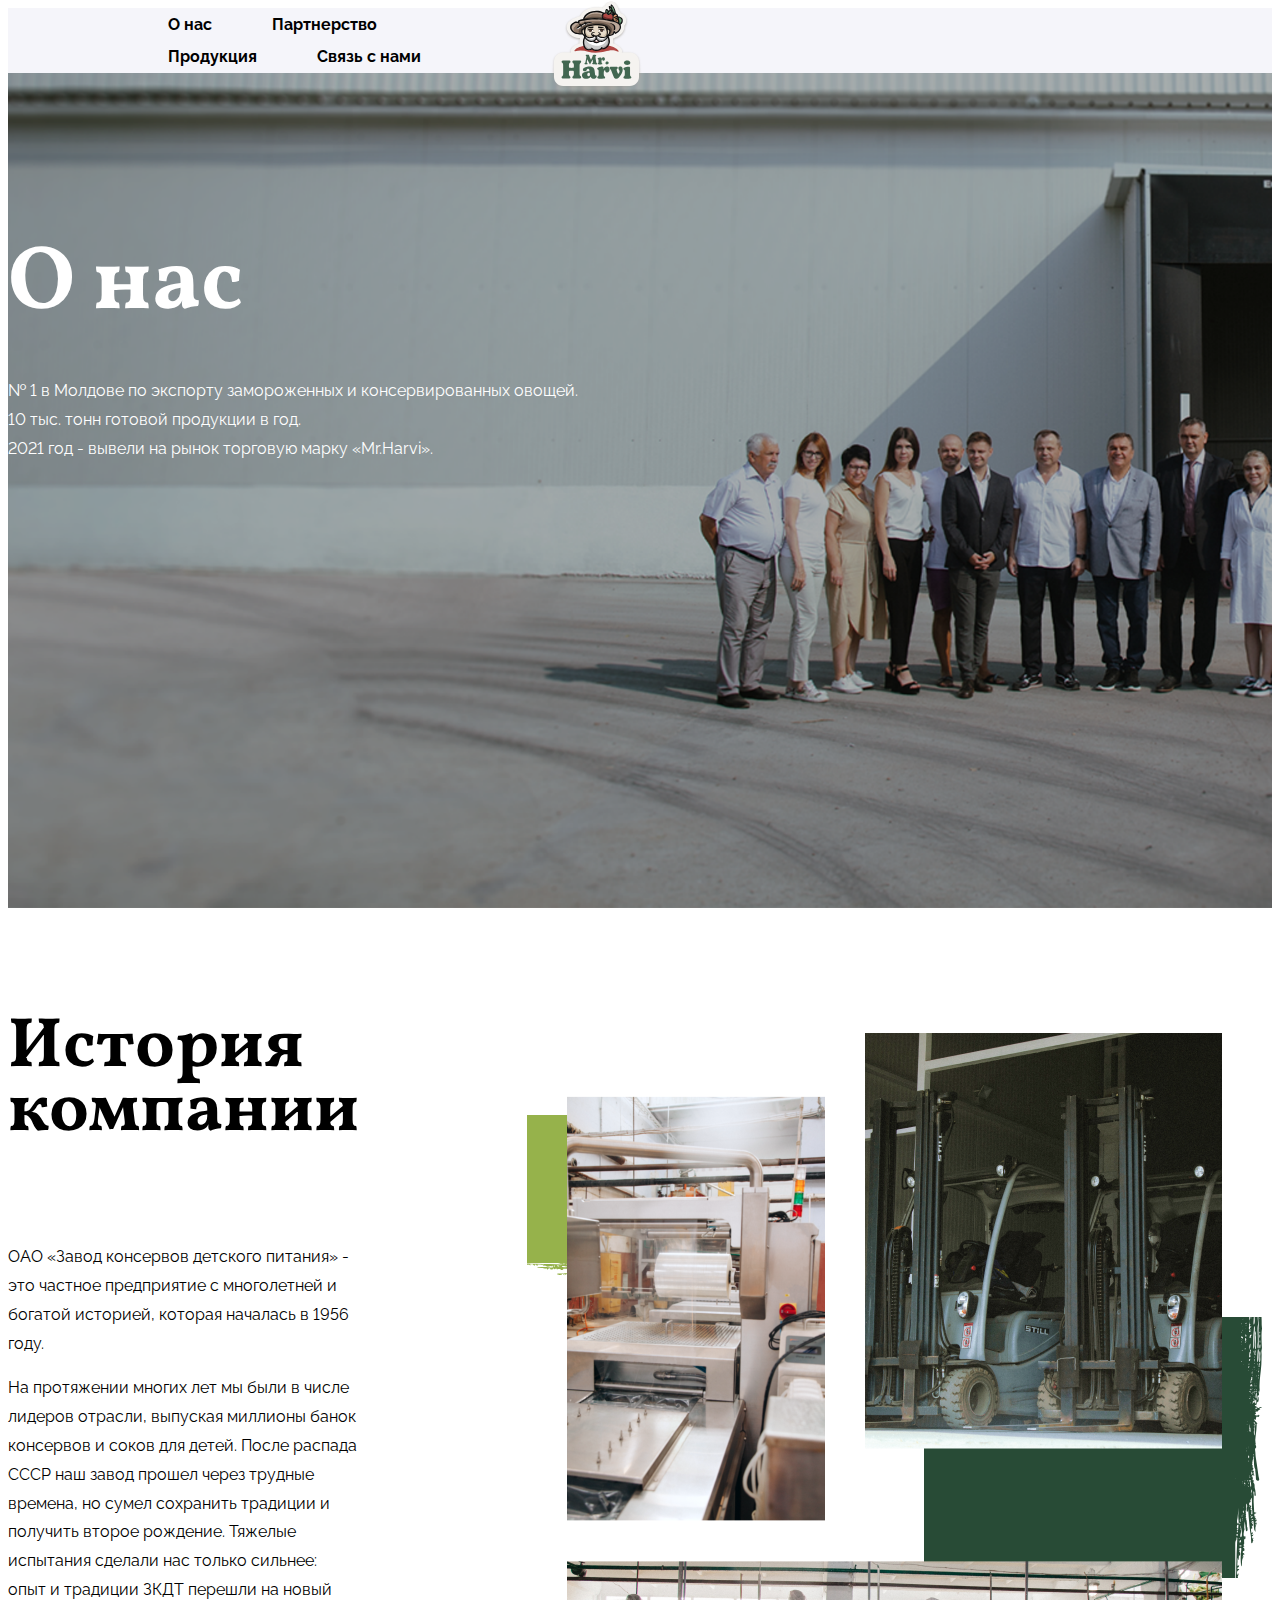
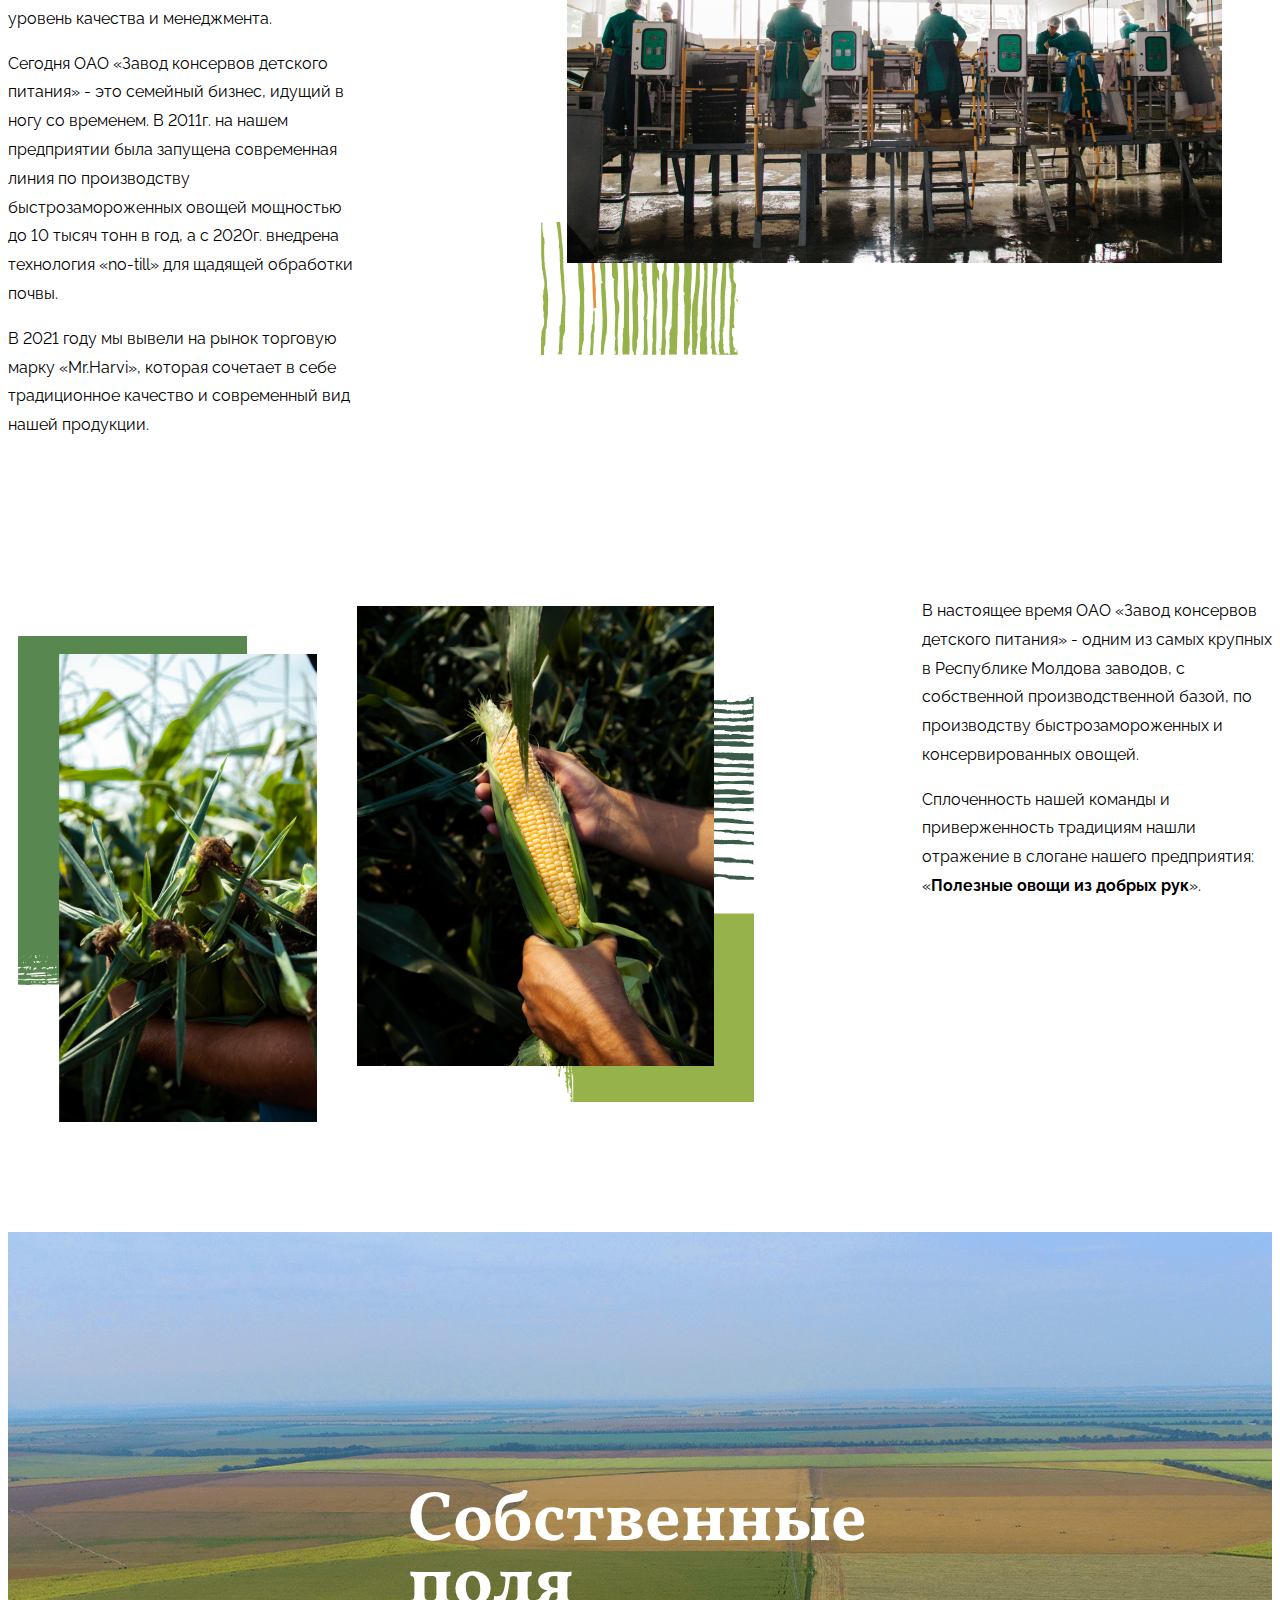
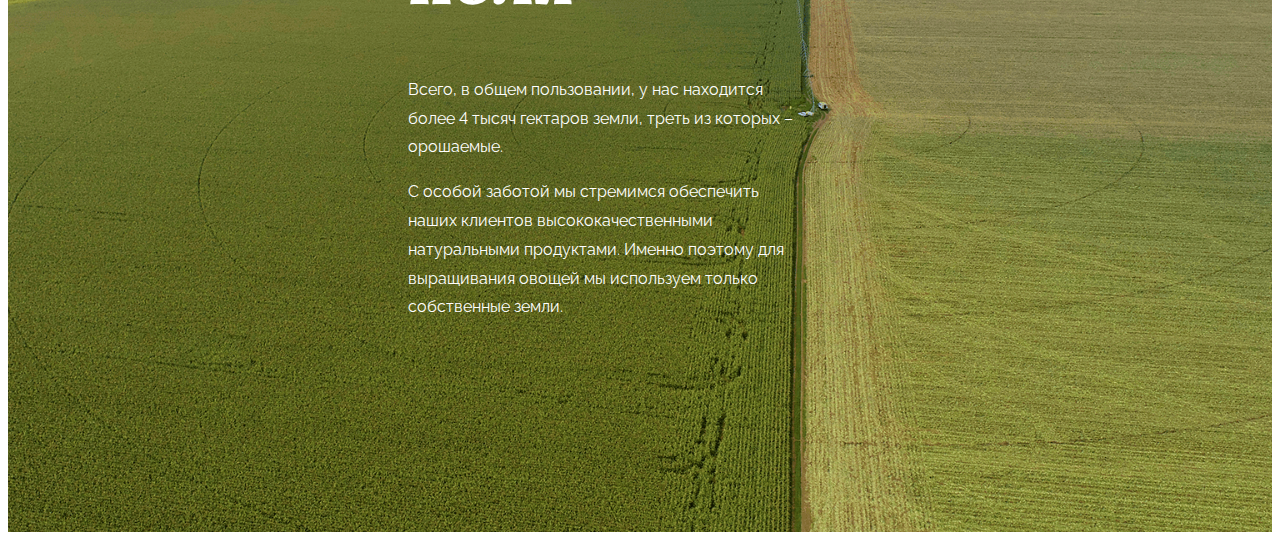
<file: index.html>
<!DOCTYPE html>
<html lang="en">

<head>
    <meta charset="UTF-8">
    <meta http-equiv="X-UA-Compatible" content="IE=edge">
    <meta name="viewport" content="width=device-width, initial-scale=1.0">
    <title>Mr.Harvi</title>
    <link rel="icon" href="img/colorful-logo.svg">
    <link href="https://cdn.jsdelivr.net/npm/bootstrap@5.2.0-beta1/dist/css/bootstrap.min.css" rel="stylesheet"
        integrity="sha384-0evHe/X+R7YkIZDRvuzKMRqM+OrBnVFBL6DOitfPri4tjfHxaWutUpFmBp4vmVor" crossorigin="anonymous">
    <link rel="stylesheet" href="css/style.min.css">
    <link rel="preconnect" href="https://fonts.googleapis.com">
    <link rel="preconnect" href="https://fonts.gstatic.com" crossorigin>
    <link href="https://fonts.googleapis.com/css2?family=Raleway:wght@400;700&display=swap" rel="stylesheet">
    <link href="https://fonts.googleapis.com/css2?family=Vollkorn:wght@400;700&display=swap" rel="stylesheet">

</head>

<body>
    <section class="home-info">
        <header class="navbar">
            <ul class="navbar navbar-collapse">
                <div class="header-part">
                    <li class="link"><a href="index.html" class="link-item">О нас</a></li>
                    <li class="link"><a href="partnership.html" class="link-item">Партнерство</a></li>
                </div>
                <a href="index.html" class="logo-link"><img src="img/colorful-logo.svg" alt="logo" class="logo"></a>
                <div class="header-part">
                    <li class="link"><a href="product.html" class="link-item">Продукция</a></li>
                    <li class="link"><a href="" class="link-item">Связь с нами</a></li>
                </div>
            </ul>
        </header>
        <section class="about-sect">
            <div class="about-container container">
                <h1 class="about-title">
                    О нас
                </h1>
                <p class="about-text">
                    № 1 в Молдове по экспорту замороженных и консервированных овощей.<br> 10 тыс. тонн готовой продукции
                    в
                    год.<br> 2021 год - вывели на рынок торговую марку «Mr.Harvi».
                </p>
            </div>
        </section>
    </section>


    <section class="main-sect">
        <div class="main-container container">
            <div class="main-info">
                <h2 class="main-title">
                    История компании
                </h2>
                <div class="main-info-text">
                    <p>ОАО «Завод консервов детского питания» - это частное предприятие с многолетней и богатой
                        историей,
                        которая началась в 1956 году.</p>
                    <p>На протяжении многих лет мы были в числе лидеров отрасли, выпуская миллионы банок консервов и
                        соков
                        для детей. После распада СССР наш завод прошел через трудные времена, но сумел сохранить
                        традиции и
                        получить второе рождение. Тяжелые испытания сделали нас только сильнее: опыт и традиции ЗКДТ
                        перешли
                        на новый уровень качества и менеджмента.</p>
                    <p>Сегодня ОАО «Завод консервов детского питания» - это семейный бизнес, идущий в ногу со временем.
                        В
                        2011г. на нашем предприятии была запущена современная линия по производству быстрозамороженных
                        овощей мощностью до 10 тысяч тонн в год, а с 2020г. внедрена технология «no-till» для щадящей
                        обработки почвы.</p>
                    <p>В 2021 году мы вывели на рынок торговую марку «Mr.Harvi», которая сочетает в себе традиционное
                        качество и современный вид нашей продукции.</p>
                </div>
            </div>
            <div class="main-info-photo">
                <img src="img/main4.png" alt="" class="main-photo">
            </div>
        </div>
    </section>
    <div class="space"></div>
    <section class="main-sect">
        <div class="main-container container">
            <div class="main-info-photo2">
                <img src="img/main5.png" alt="" class="main-photo2">
            </div>
            <div class="main-info info2">
                <div class="main-info-text">
                    <p>В настоящее время ОАО «Завод консервов детского питания» - одним из самых крупных в Республике
                        Молдова заводов, с собственной производственной базой, по производству быстрозамороженных и
                        консервированных овощей.</p>
                    <p>Cплоченность нашей команды и приверженность традициям нашли отражение в слогане нашего
                        предприятия:
                        «<strong>Полезные овощи из добрых рук</strong>».</p>
                    <p>&nbsp;</p>
                </div>
            </div>
        </div>
    </section>
    <div class="space"></div>
    <section class="field-sect">
        <div class="field-content">
            <h2 class="field-title">Собственные поля</h2>
            <p>Всего, в общем пользовании, у нас находится более 4 тысяч гектаров земли, треть из которых – орошаемые.
            </p>
            <p>С особой заботой мы стремимся обеспечить наших клиентов высококачественными натуральными продуктами.
                Именно поэтому для выращивания овощей мы используем только собственные земли.</p>
        </div>
    </section>




    <script src="https://cdn.jsdelivr.net/npm/bootstrap@5.2.0-beta1/dist/js/bootstrap.bundle.min.js"
        integrity="sha384-pprn3073KE6tl6bjs2QrFaJGz5/SUsLqktiwsUTF55Jfv3qYSDhgCecCxMW52nD2"
        crossorigin="anonymous"></script>
</body>

</html>
</file>
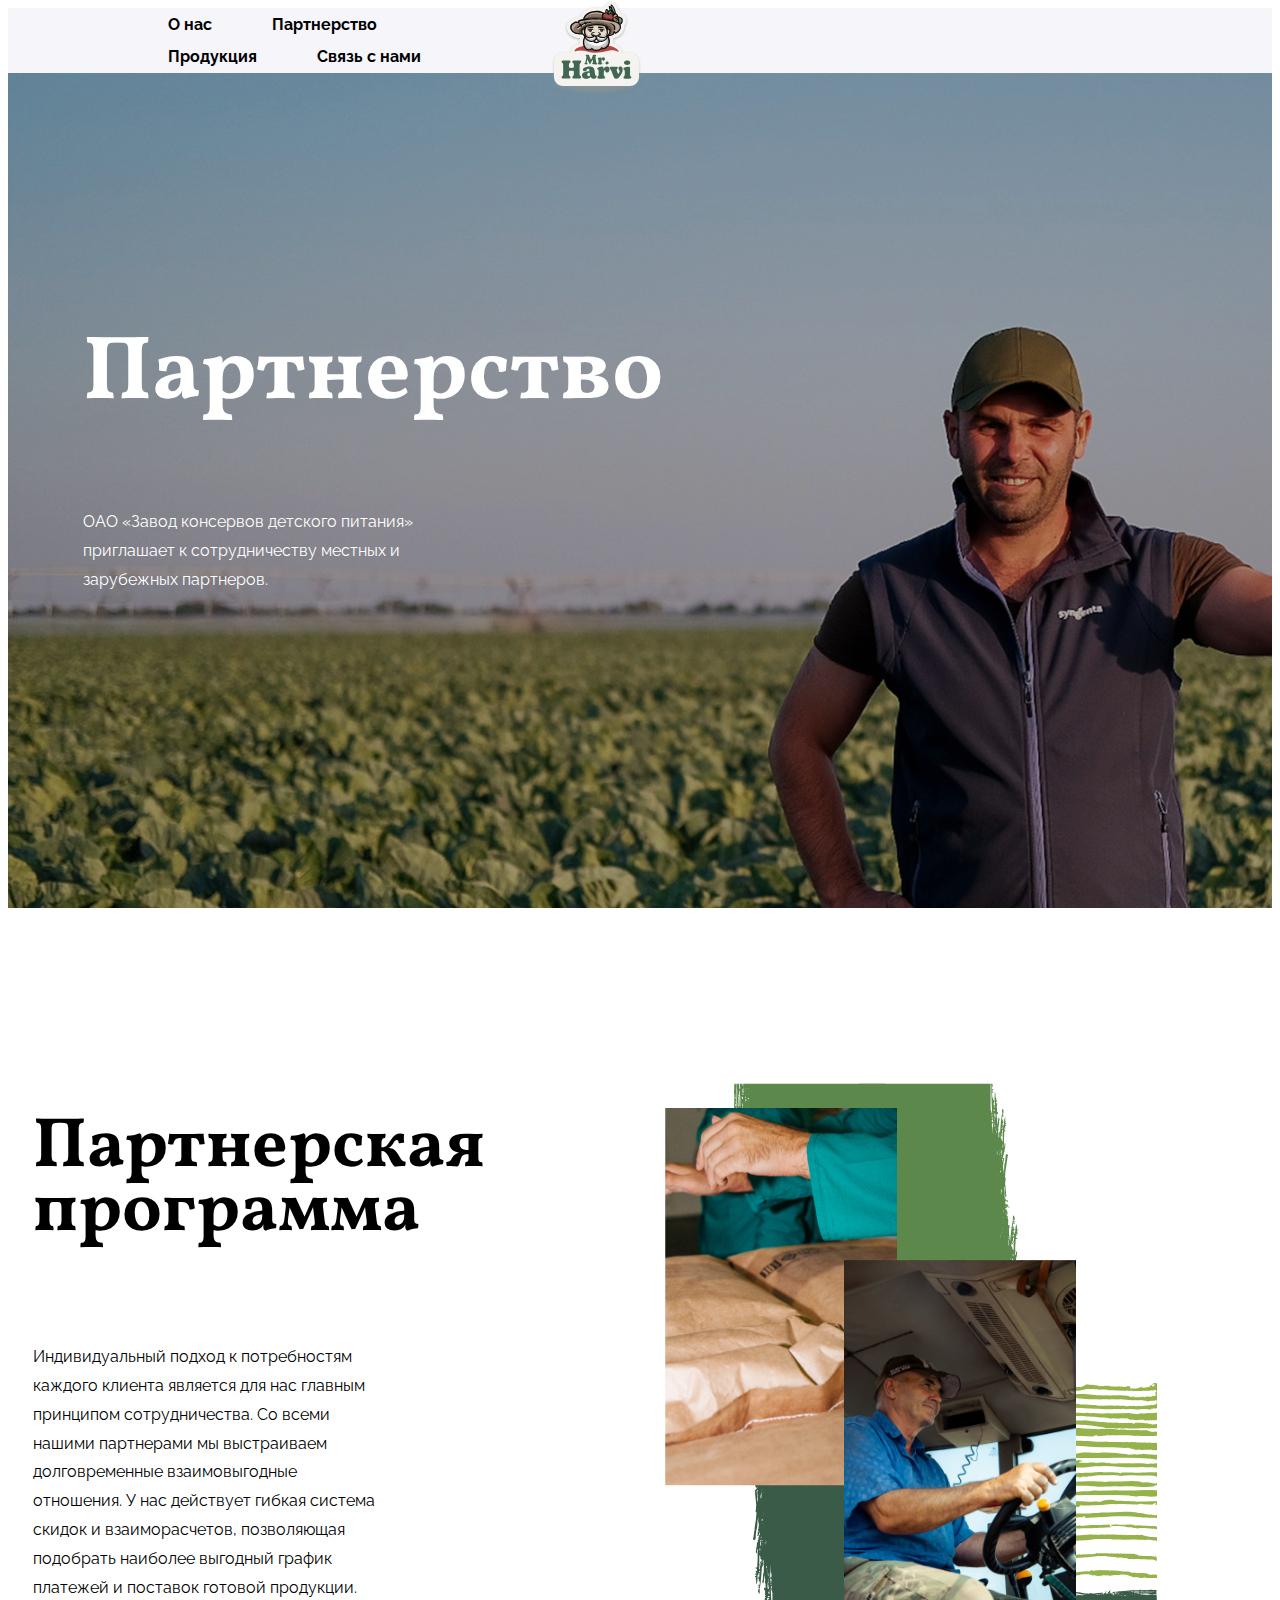
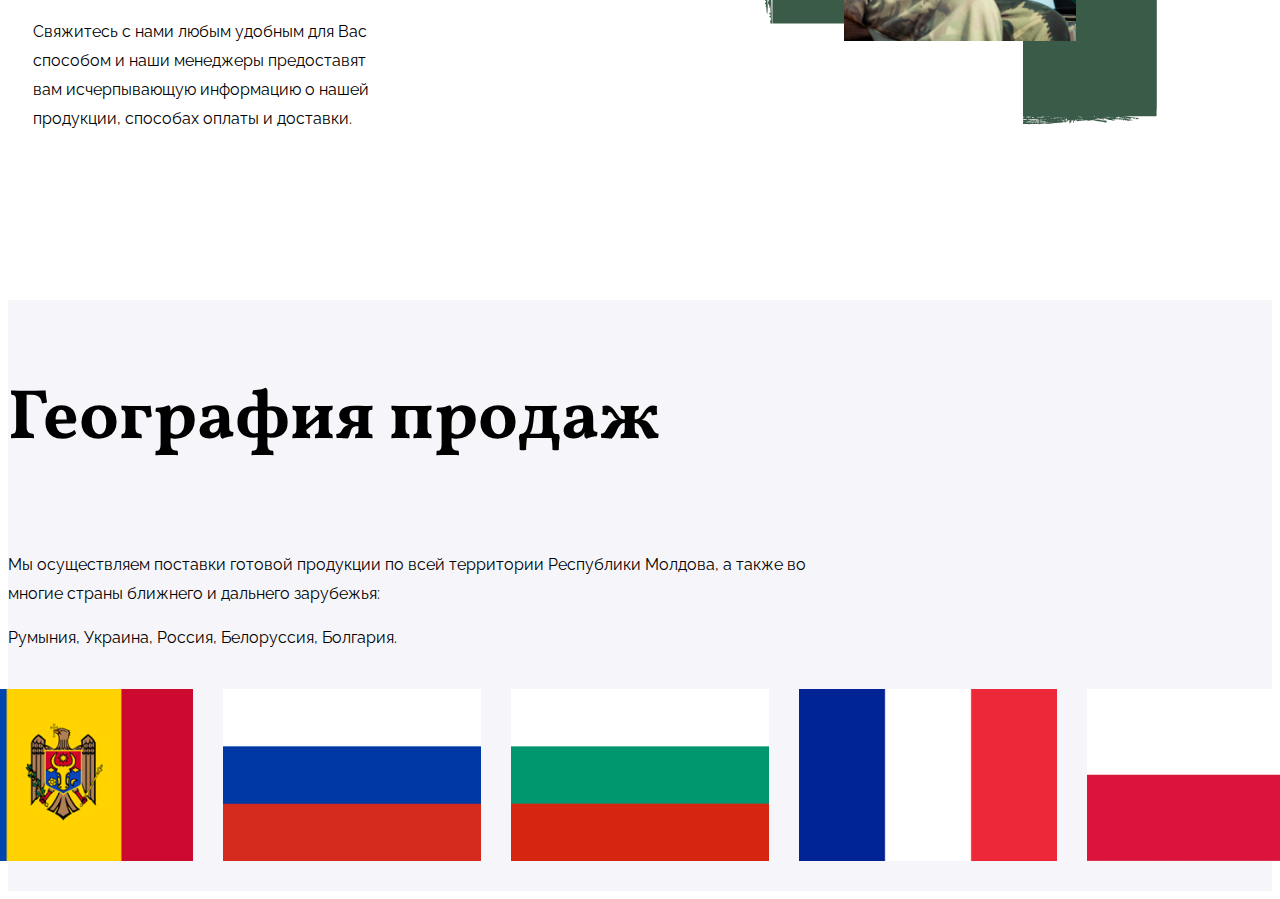
<file: partnership.html>
<!DOCTYPE html>
<html lang="en">

<head>
    <meta charset="UTF-8">
    <meta http-equiv="X-UA-Compatible" content="IE=edge">
    <meta name="viewport" content="width=device-width, initial-scale=1.0">
    <title>Mr.Harvi</title>
    <link rel="icon" href="img/colorful-logo.svg">
    <link href="https://cdn.jsdelivr.net/npm/bootstrap@5.2.0-beta1/dist/css/bootstrap.min.css" rel="stylesheet"
        integrity="sha384-0evHe/X+R7YkIZDRvuzKMRqM+OrBnVFBL6DOitfPri4tjfHxaWutUpFmBp4vmVor" crossorigin="anonymous">
    <link rel="stylesheet" href="css/style.min.css">
    <link rel="preconnect" href="https://fonts.googleapis.com">
    <link rel="preconnect" href="https://fonts.gstatic.com" crossorigin>
    <link href="https://fonts.googleapis.com/css2?family=Raleway:wght@400;700&display=swap" rel="stylesheet">
    <link href="https://fonts.googleapis.com/css2?family=Vollkorn:wght@400;700&display=swap" rel="stylesheet">

</head>

<body>
    <section class="partner-info">
        <header class="navbar">
            <ul class="navbar navbar-collapse">
                <div class="header-part">
                    <li class="link"><a href="index.html" class="link-item">О нас</a></li>
                    <li class="link"><a href="partnership.html" class="link-item">Партнерство</a></li>
                </div>
                <a href="index.html" class="logo-link"><img src="img/colorful-logo.svg" alt="logo" class="logo"></a>
                <div class="header-part">
                    <li class="link"><a href="product.html" class="link-item">Продукция</a></li>
                    <li class="link"><a href="" class="link-item">Связь с нами</a></li>
                </div>
            </ul>
        </header>
        <section class="partner-sect">
            <div class="partner-container container">
                <h1 class="partner-title">
                    Партнерство
                </h1>
                <div class="partner-text">
                    <p>
                        ОАО «Завод консервов детского питания» приглашает к сотрудничеству местных и зарубежных
                        партнеров.
                    </p>
                </div>
            </div>
        </section>
    </section>
    <div class="space"></div>
    <seciton class="main-sect">
        <div class="main-container container partner-program">
            <div class="main-info">
                <h2 class="main-title">Партнерская программа</h2>
                <div class="main-info-text">
                    <p>Индивидуальный подход к потребностям каждого клиента является для нас главным принципом
                        сотрудничества. Со всеми нашими партнерами мы выстраиваем долговременные взаимовыгодные
                        отношения. У нас действует гибкая система скидок и взаиморасчетов, позволяющая подобрать
                        наиболее выгодный график платежей и поставок готовой продукции.</p>
                    <p>Свяжитесь с нами любым удобным для Вас способом и наши менеджеры предоставят вам исчерпывающую
                        информацию о нашей продукции, способах оплаты и доставки.</p>
                    <p></p>
                </div>
            </div>
            <div class="main-info-photo3">
                <img src="img/main7.png" alt="" class="main-photo3">
            </div>
        </div>
    </seciton>
    <div class="space"></div>
    <section class="geo-sale">
        <div class="geo-container container">
            <h2 class="main-title">География продаж</h2>
            <div class="main-text geo-text">
                <p>
                </p>
                <p>Мы осуществляем поставки готовой продукции по всей территории Республики Молдова, а также во многие
                    страны ближнего и дальнего зарубежья:</p>
                <p>Румыния, Украина, Россия, Белоруссия, Болгария.</p>
                <p></p>
            </div>
        </div>
        <div class="flags-container">
            <img src="img/rm.png" alt="Румыния" class="flags">
            <img src="img/russia.png" alt="Россия" class="flags">
            <img src="img/bulgaria.png" alt="Болгария" class="flags">
            <img src="img/franta.png" alt="Франция" class="flags">
            <img src="img/poland.png" alt="Польша" class="flags">
        </div>
    </section>
    


    <script src="https://cdn.jsdelivr.net/npm/bootstrap@5.2.0-beta1/dist/js/bootstrap.bundle.min.js"
        integrity="sha384-pprn3073KE6tl6bjs2QrFaJGz5/SUsLqktiwsUTF55Jfv3qYSDhgCecCxMW52nD2"
        crossorigin="anonymous"></script>
</body>

</html>
</file>
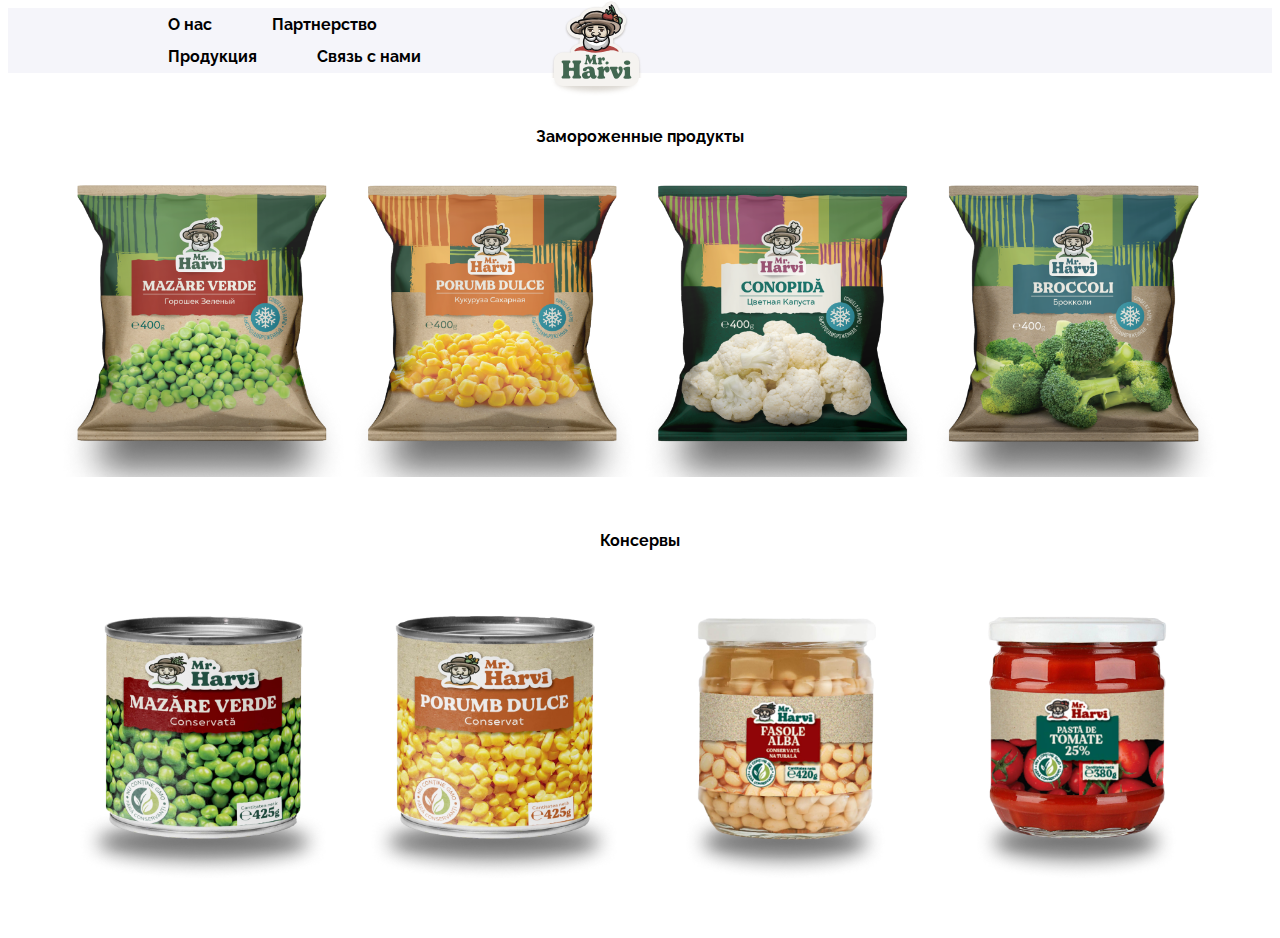
<file: product.html>
<!DOCTYPE html>
<html lang="en">

<head>
    <meta charset="UTF-8">
    <meta http-equiv="X-UA-Compatible" content="IE=edge">
    <meta name="viewport" content="width=device-width, initial-scale=1.0">
    <title>Mr.Harvi</title>
    <link rel="icon" href="img/colorful-logo.svg">
    <link href="https://cdn.jsdelivr.net/npm/bootstrap@5.2.0-beta1/dist/css/bootstrap.min.css" rel="stylesheet"
        integrity="sha384-0evHe/X+R7YkIZDRvuzKMRqM+OrBnVFBL6DOitfPri4tjfHxaWutUpFmBp4vmVor" crossorigin="anonymous">
    <link rel="stylesheet" href="css/style.min.css">
    <link rel="preconnect" href="https://fonts.googleapis.com">
    <link rel="preconnect" href="https://fonts.gstatic.com" crossorigin>
    <link href="https://fonts.googleapis.com/css2?family=Raleway:wght@400;700&display=swap" rel="stylesheet">
    <link href="https://fonts.googleapis.com/css2?family=Vollkorn:wght@400;700&display=swap" rel="stylesheet">

</head>

<body>
    <header class="navbar">
        <ul class="navbar navbar-collapse">
            <div class="header-part">
                <li class="link"><a href="index.html" class="link-item">О нас</a></li>
                <li class="link"><a href="partnership.html" class="link-item">Партнерство</a></li>
            </div>
            <a href="index.html" class="logo-link"><img src="img/colorful-logo.svg" alt="logo" class="logo"></a>
            <div class="header-part">
                <li class="link"><a href="product.html" class="link-item">Продукция</a></li>
                <li class="link"><a href="" class="link-item">Связь с нами</a></li>
            </div>
        </ul>
    </header>
    <section class="product-sect">
        <h2 class="product-chapter">Замороженные продукты</h2>
        <div class="product-container">
            <div class="product-card card-1">
                <p class="product-title">Горошек зеленый</p>
            </div>
            <div class="product-card card-2">
                <p class="product-title">Кукуруза сахарная</p>
            </div>
            <div class="product-card card-3">
                <p class="product-title">Цветная капуста</p>
            </div>
            <div class="product-card card-4">
                <p class="product-title">Брокколи</p>
            </div>
        </div>
        <h2 class="product-chapter">Консервы</h2>
        <div class="product-container">
            <div class="product-card card-5">
                <p class="product-title">Горошек зеленый</p>
            </div>
            <div class="product-card card-6">
                <p class="product-title">Кукуруза сахарная</p>
            </div>
            <div class="product-card card-7">
                <p class="product-title">Фасоль белая натуральная</p>
            </div>
            <div class="product-card card-8">
                <p class="product-title">Томатная паста 25%</p>
            </div>
        </div>

    </section>

    <script src="https://cdn.jsdelivr.net/npm/bootstrap@5.2.0-beta1/dist/js/bootstrap.bundle.min.js"
        integrity="sha384-pprn3073KE6tl6bjs2QrFaJGz5/SUsLqktiwsUTF55Jfv3qYSDhgCecCxMW52nD2"
        crossorigin="anonymous"></script>
</body>

</html>
</file>
<file: css/style.min.css>
.navbar{background-color:#f5f5fa}.navbar-collapse{max-width:1024px;margin:0 auto;-webkit-box-pack:space-evenly;-ms-flex-pack:space-evenly;justify-content:space-evenly}.header-part{display:-webkit-box;display:-ms-flexbox;display:flex;gap:60px}.link{list-style:none;font-weight:bold;font-size:18px;position:relative}.link-item{text-decoration:none;color:black;position:relative}.link-item::after{display:block;position:absolute;left:0;width:0;height:2px;background-color:blue;content:"";-webkit-transition:width 0.3s ease-out;transition:width 0.3s ease-out}.link-item:hover:after{width:100%}.link-item:hover{color:blue}.logo-link{position:absolute;left:43%;top:0}.home-info{height:100vh;background-image:url(../img/aboutx3.png);background-size:cover;background-repeat:no-repeat;background-position-y:50%}.about-container{height:100%;margin-top:20vh}.about-title{color:#ffffff;font-size:90px;font-weight:700;line-height:64px;font-family:'Vollkorn', serif}.about-text{color:#ffffff}.main-sect{margin-top:50px}.main-container{display:-webkit-box;display:-ms-flexbox;display:flex;-webkit-box-pack:justify;-ms-flex-pack:justify;justify-content:space-between}.main-title{font-size:70px;line-height:64px;font-weight:700;font-family:'Vollkorn', serif}.main-info{width:350px}.main-info-text{padding-top:25px}.main-info-photo{padding:50px;background-image:url(../img/decor4.svg);background-repeat:no-repeat;background-position:center}.main-info-photo2{padding:50px;background-image:url(../img/decor5.svg);background-repeat:no-repeat;background-position:center}.main-info-photo3{padding:50px;background-image:url(../img/decor7.svg);background-repeat:no-repeat;background-position:center}.main-photo{margin-top:25px}.main-photo3{width:90%}.field-sect{height:100vh;background-image:url(../img/our-fieldsx3.png);background-size:cover;background-repeat:no-repeat;background-position:center}.field-content{width:400px;margin-left:400px;padding-top:200px;color:#ffffff}.field-title{font-weight:700;font-size:70px;line-height:64px;font-family:'Vollkorn', serif}.partner-info{height:100vh;background-image:url(../img/partnershipx3.png);background-size:cover;background-repeat:no-repeat;background-position-y:50%}.partner-container{height:100%;margin-top:30vh;padding-left:75px}.partner-title{color:#ffffff;font-size:90px;font-weight:700;line-height:64px;font-family:'Vollkorn', serif}.partner-text{color:#ffffff;width:400px;padding-top:25px}.partner-program{padding:100px;padding-left:25px}.geo-sale{background-color:#f5f5fa;padding:30px 0}.geo-text{width:810px;padding-top:25px}.flags-container{display:-webkit-box;display:-ms-flexbox;display:flex;gap:30px;-webkit-box-pack:center;-ms-flex-pack:center;justify-content:center;padding:20px 0 0}.product-sect{margin-top:50px;padding:0 50px 50px}.product-container{display:-webkit-box;display:-ms-flexbox;display:flex;-webkit-box-pack:justify;-ms-flex-pack:justify;justify-content:space-between;margin-top:25px}.product-chapter{text-align:center;margin-top:50px}.product-card{background-repeat:no-repeat;background-position:center top;background-size:cover;height:300px;width:300px}.product-card:hover .product-title{display:-webkit-box;display:-ms-flexbox;display:flex;-webkit-box-pack:center;-ms-flex-pack:center;justify-content:center;-webkit-box-align:center;-ms-flex-align:center;align-items:center;background:rgba(0,0,0,0.5);cursor:pointer}.product-title{display:none;font-size:20px;font-weight:700;text-align:center;color:#fff;-webkit-animation:fade 0.5s linear forwards;animation:fade 0.5s linear forwards;height:100%}@-webkit-keyframes fade{0%{opacity:0}100%{opacity:1}}@keyframes fade{0%{opacity:0}100%{opacity:1}}.card-1{background-image:url(../img/green_peas_frozen.png)}.card-2{background-image:url(../img/sweet_corn_frozen.png)}.card-3{background-image:url(../img/cauliflower_frozen.png)}.card-4{background-image:url(../img/broccoli_frozen.png)}.card-5{background-image:url(../img/mazare.png)}.card-6{background-image:url(../img/porumb.png)}.card-7{background-image:url(../img/fasole.png)}.card-8{background-image:url(../img/tomate.png)}*{font-size:16px;line-height:1.8em;-webkit-box-sizing:border-box;box-sizing:border-box;-webkit-font-feature-settings:"lnum";font-feature-settings:"lnum";font-variant-numeric:lining-nums;font-family:"Raleway", sans-serif}.space{height:50px}
/*# sourceMappingURL=style.min.css.map */
</file>
